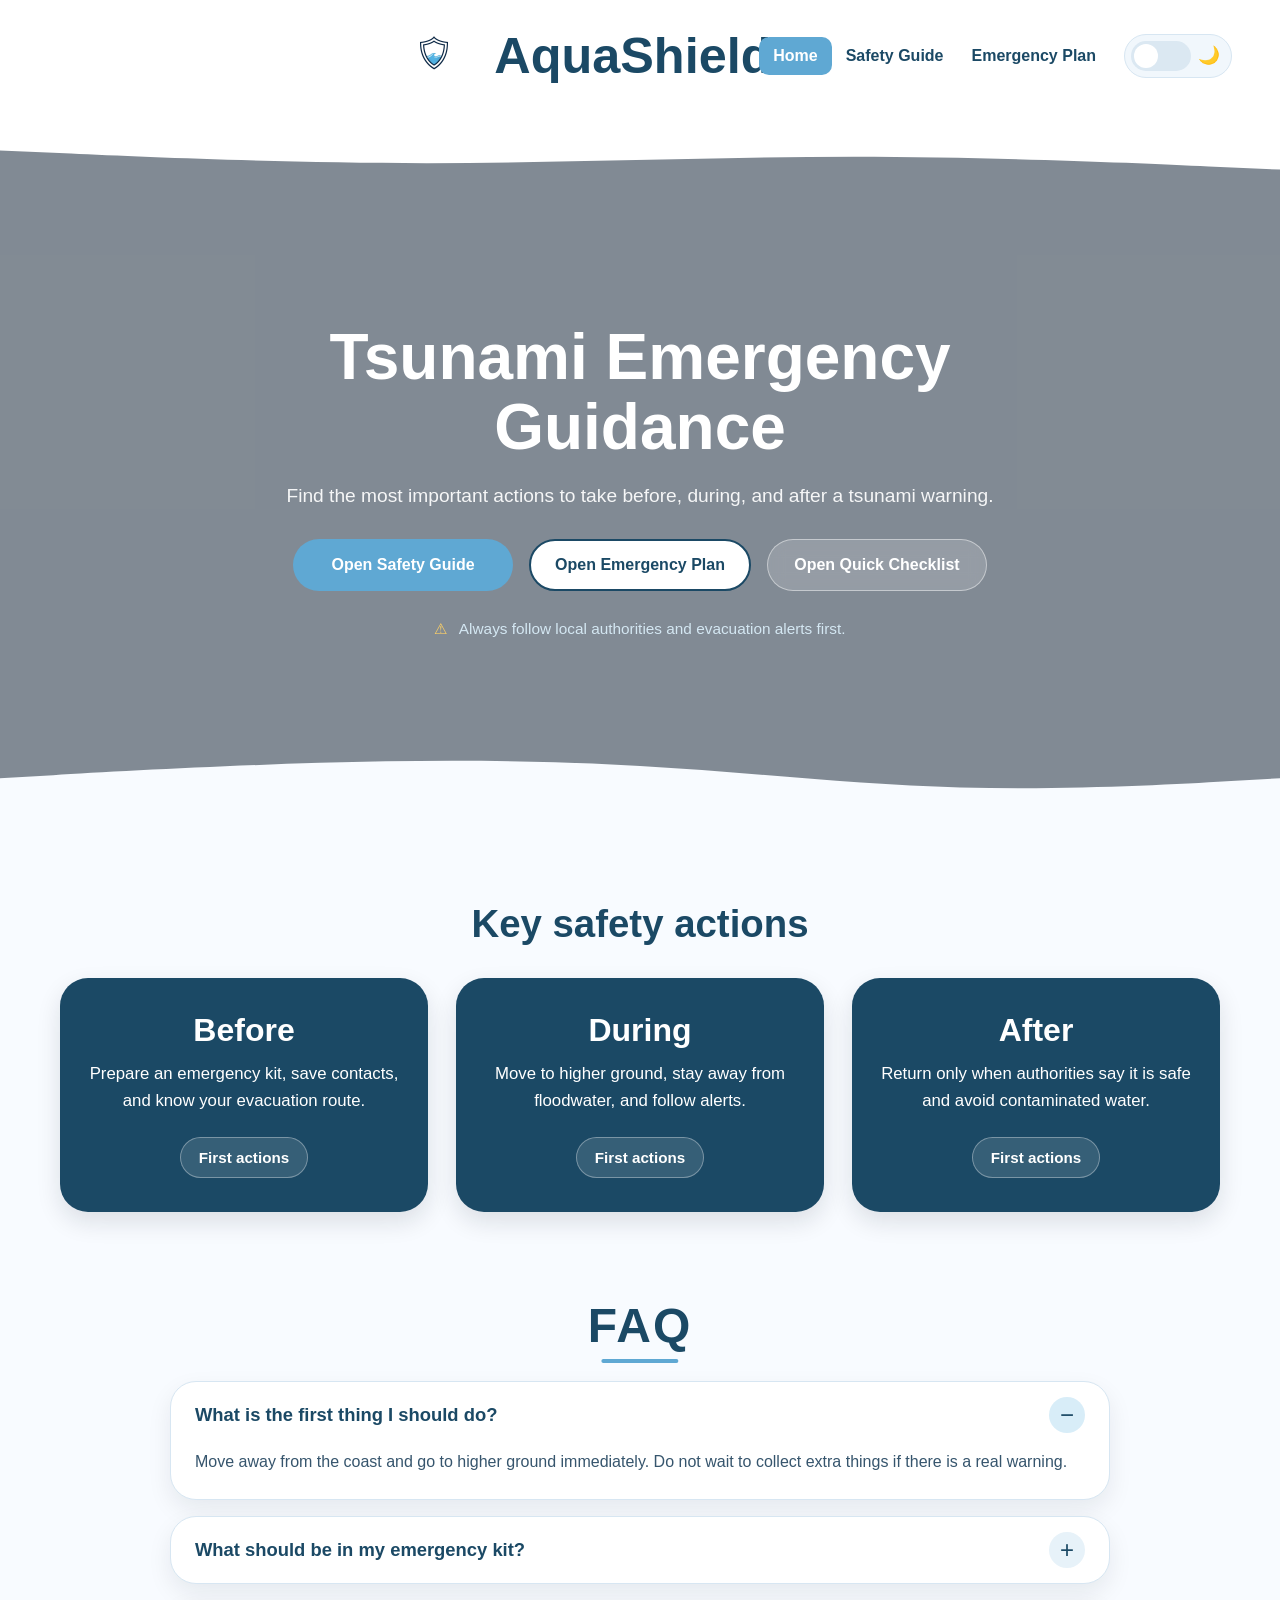
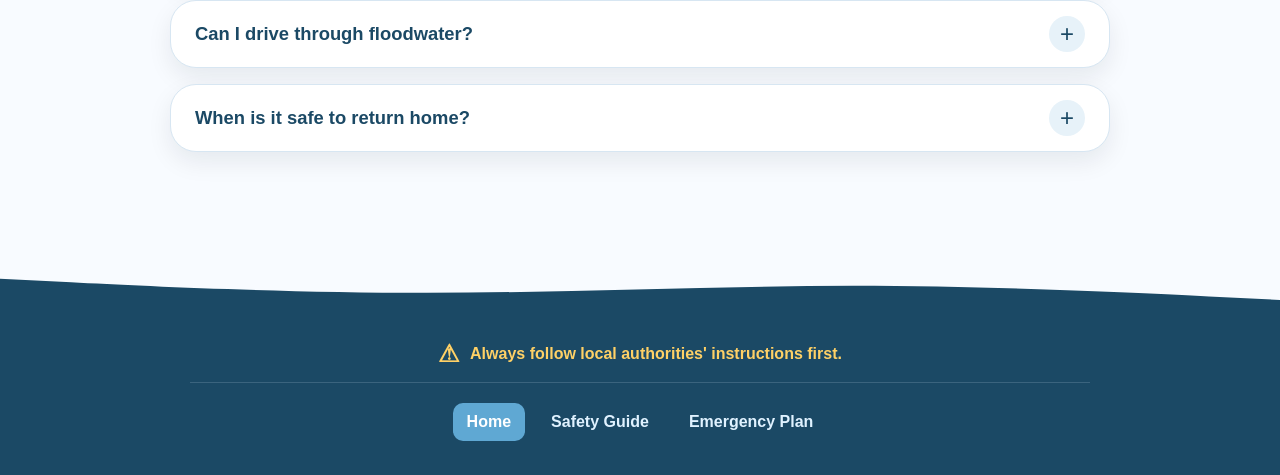
<file: index.html>
<!DOCTYPE html>
<html lang="en">

<head>
  <meta charset="UTF-8" />
  <meta name="viewport" content="width=device-width, initial-scale=1.0" />
  <title>AquaShield - Tsunami Emergency Guide</title>
  <link rel="icon" type="image/png" sizes="32x32" href="favicon-32.png" />
  <link rel="icon" type="image/png" sizes="16x16" href="favicon-16.png" />
  <link rel="stylesheet" href="css/index.css" />
  <link rel="stylesheet" href="css/burger.css" />
</head>

<body>
  <header class="site-header">
    <a class="brand" href="index.html" aria-label="Go to AquaShield home">
      <span class="brand-mark">
        <img src="favicon.webp" alt="AquaShield logo" class="brand_logo" />
      </span>
      <h1>AquaShield</h1>
    </a>

    <div class="header-actions">
      <nav id="main-navigation" aria-label="Main navigation">
        <a href="index.html" class="active">Home</a>
        <a href="instruction.html">Safety Guide</a>
        <a href="register.html">Emergency Plan</a>
      </nav>

      <label class="dark-toggle" aria-label="Switch to dark mode">
        <input type="checkbox" id="darkToggle">
        <span class="mode-icon mode-sun" aria-hidden="true">☀️</span>
        <span class="slider"></span>
        <span class="mode-icon mode-moon" aria-hidden="true">🌙</span>
      </label>

      <button class="burger" type="button" aria-label="Open menu" aria-controls="main-navigation" aria-expanded="false">
        <span class="line"></span>
        <span class="line"></span>
        <span class="line"></span>
      </button>
    </div>
  </header>

  <main>
<div class="wave-top">
  <svg viewBox="0 0 1440 120" preserveAspectRatio="none">
    <path fill="#5fa8d3" d="M0,64L80,69.3C160,75,320,85,480,85.3C640,85,800,75,960,74.7C1120,75,1280,85,1360,90.7L1440,96V0H0Z"></path>
  </svg>
</div>

    <section class="hero">
      <video class="hero-video" autoplay muted loop playsinline>
        <source src="videos/tsunami.mp4" type="video/mp4" />
        Your browser does not support the video tag.
      </video>

      <div class="hero-overlay"></div>

      <div class="hero-content">
        <h2>Tsunami Emergency Guidance</h2>
        <p class="hero-lead">
          Find the most important actions to take before, during, and after
          a tsunami warning.
        </p>

        <div class="hero-buttons">
          <a href="instruction.html" class="btn btn-primary">Open Safety Guide</a>
          <a href="register.html" class="btn btn-secondary">Open Emergency Plan</a>
          <button type="button" class="btn btn-ghost" id="openChecklistBtn">Open Quick Checklist</button>
        </div>

        <p class="hero-note">
          <span class="hero-note-symbol" aria-hidden="true">⚠</span>
          Always follow local authorities and evacuation alerts first.
        </p>
      </div>

      <div class="hero-wave" aria-hidden="true">
        <svg viewBox="0 0 1440 160" preserveAspectRatio="none">
          <path d="M0,96L60,90.7C120,85,240,75,360,69.3C480,64,600,64,720,74.7C840,85,960,107,1080,112C1200,117,1320,107,1380,101.3L1440,96L1440,160L0,160Z"></path>
        </svg>
      </div>
    </section>

    <section class="overview">
      <h3>Key safety actions</h3>

      <div class="overview-items">
        <div class="overview-item">
          <h4>Before</h4>
          <p>Prepare an emergency kit, save contacts, and know your evacuation route.</p>
          <button
            type="button"
            class="popover-btn"
            popovertarget="before-popover"
            popovertargetaction="toggle"
          >
            First actions
          </button>
        </div>

        <div class="overview-item">
          <h4>During</h4>
          <p>Move to higher ground, stay away from floodwater, and follow alerts.</p>
          <button
            type="button"
            class="popover-btn"
            popovertarget="during-popover"
            popovertargetaction="toggle"
          >
            First actions
          </button>
        </div>

        <div class="overview-item">
          <h4>After</h4>
          <p>Return only when authorities say it is safe and avoid contaminated water.</p>
          <button
            type="button"
            class="popover-btn"
            popovertarget="after-popover"
            popovertargetaction="toggle"
          >
            First actions
          </button>
        </div>
      </div>
    </section>

    <div id="before-popover" class="overview-popover" popover>
      <p class="overview-popover-label">Before a tsunami</p>
      <h4>Emergency kit</h4>
      <ul>
        <li>Keep water, medicine, and a flashlight in one bag.</li>
        <li>Save emergency numbers in your phone and on paper.</li>
        <li>Agree on one meeting point with your family.</li>
      </ul>
    </div>

    <div id="during-popover" class="overview-popover" popover>
      <p class="overview-popover-label">During a tsunami</p>
      <h4>Move to higher ground</h4>
      <ul>
        <li>Leave the coast and go to higher ground immediately.</li>
        <li>Do not walk or drive through floodwater.</li>
        <li>Keep listening to local alerts and instructions.</li>
      </ul>
    </div>

    <div id="after-popover" class="overview-popover" popover>
      <p class="overview-popover-label">After a tsunami</p>
      <h4>Return only when safe</h4>
      <ul>
        <li>Wait for officials to say the area is safe.</li>
        <li>Stay away from damaged roads, wires, and dirty water.</li>
        <li>Check your plan and contact your family again.</li>
      </ul>
    </div>

    <section class="accordion-section" aria-labelledby="accordion-title">
      <div class="faq-heading">
        <h3 id="accordion-title">FAQ</h3>
      </div>

      <div class="accordion-layout">
        <div class="accordion-list">
          <details class="faq-item" open>
            <summary>What is the first thing I should do?</summary>
            <div class="faq-answer">
              <div class="faq-answer-inner">
                <p>
                  Move away from the coast and go to higher ground immediately. Do not
                  wait to collect extra things if there is a real warning.
                </p>
              </div>
            </div>
          </details>

          <details class="faq-item">
            <summary>What should be in my emergency kit?</summary>
            <div class="faq-answer">
              <div class="faq-answer-inner">
                <p>
                  Keep water, medication, a flashlight, a phone charger, and important
                  contact information ready in one easy-to-carry bag.
                </p>
              </div>
            </div>
          </details>

          <details class="faq-item">
            <summary>Can I drive through floodwater?</summary>
            <div class="faq-answer">
              <div class="faq-answer-inner">
                <p>
                  No. Floodwater can hide damage, carry strong force, and block roads.
                  It is safer to stay away and follow official evacuation routes.
                </p>
              </div>
            </div>
          </details>

          <details class="faq-item">
            <summary>When is it safe to return home?</summary>
            <div class="faq-answer">
              <div class="faq-answer-inner">
                <p>
                  Return only when local authorities say the area is safe. Water,
                  damaged roads, and electrical dangers may still be present after the
                  first wave is over.
                </p>
              </div>
            </div>
          </details>
        </div>
      </div>
    </section>

  </main>

  <dialog class="checklist-dialog" id="checklistDialog" aria-labelledby="checklist-dialog-title">
    <div class="checklist-dialog-card">
      <button type="button" class="dialog-close" id="closeChecklistBtn" aria-label="Close emergency checklist">
        ×
      </button>

      <p class="dialog-eyebrow">Emergency Checklist</p>
      <h3 id="checklist-dialog-title">Quick Tsunami Checklist</h3>
      <p class="dialog-intro">
        Use this quick checklist for a fast overview of the first safety actions
        to remember during a tsunami warning.
      </p>

      <div class="dialog-grid">
        <section class="dialog-section">
          <h4>Before</h4>
          <ul>
            <li>Pack water, medicine, and a flashlight.</li>
            <li>Save your emergency contacts.</li>
            <li>Know your evacuation route.</li>
          </ul>
        </section>

        <section class="dialog-section">
          <h4>During</h4>
          <ul>
            <li>Move to higher ground immediately.</li>
            <li>Stay away from water and damaged roads.</li>
            <li>Follow official alerts.</li>
          </ul>
        </section>

        <section class="dialog-section">
          <h4>After</h4>
          <ul>
            <li>Return only when it is safe.</li>
            <li>Avoid dirty water and loose wires.</li>
            <li>Check in with your household.</li>
          </ul>
        </section>
      </div>

      <div class="dialog-actions">
        <a href="instruction.html" class="btn btn-primary">Open Safety Guide</a>
        <button type="button" class="btn btn-secondary" id="dialogDoneBtn">Close</button>
      </div>
    </div>
  </dialog>
      
  <div class="wave-bottom">
  <svg viewBox="0 0 1440 120" preserveAspectRatio="none">
    <path fill="#1b4965" d="M0,64L80,69.3C160,75,320,85,480,85.3C640,85,800,75,960,74.7C1120,75,1280,85,1360,90.7L1440,96V120H0Z"></path>
  </svg>
</div>

  <footer class="site-footer">
    <div class="footer-inner">
      <p class="footer-alert"><span class="warning-icon">⚠</span> Always follow local authorities' instructions first.</p>
      <div class="footer-links">
        <a href="index.html" class="active">Home</a>
        <a href="instruction.html">Safety Guide</a>
        <a href="register.html">Emergency Plan</a>
      </div>
    </div>
  </footer>
  
  <script src="js/main.js"></script>
  <script src="js/dm.js"></script>
  <script src="js/burger.js"></script>
  <script src="js/easter-egg.js"></script>

</body>

</html>
</file>
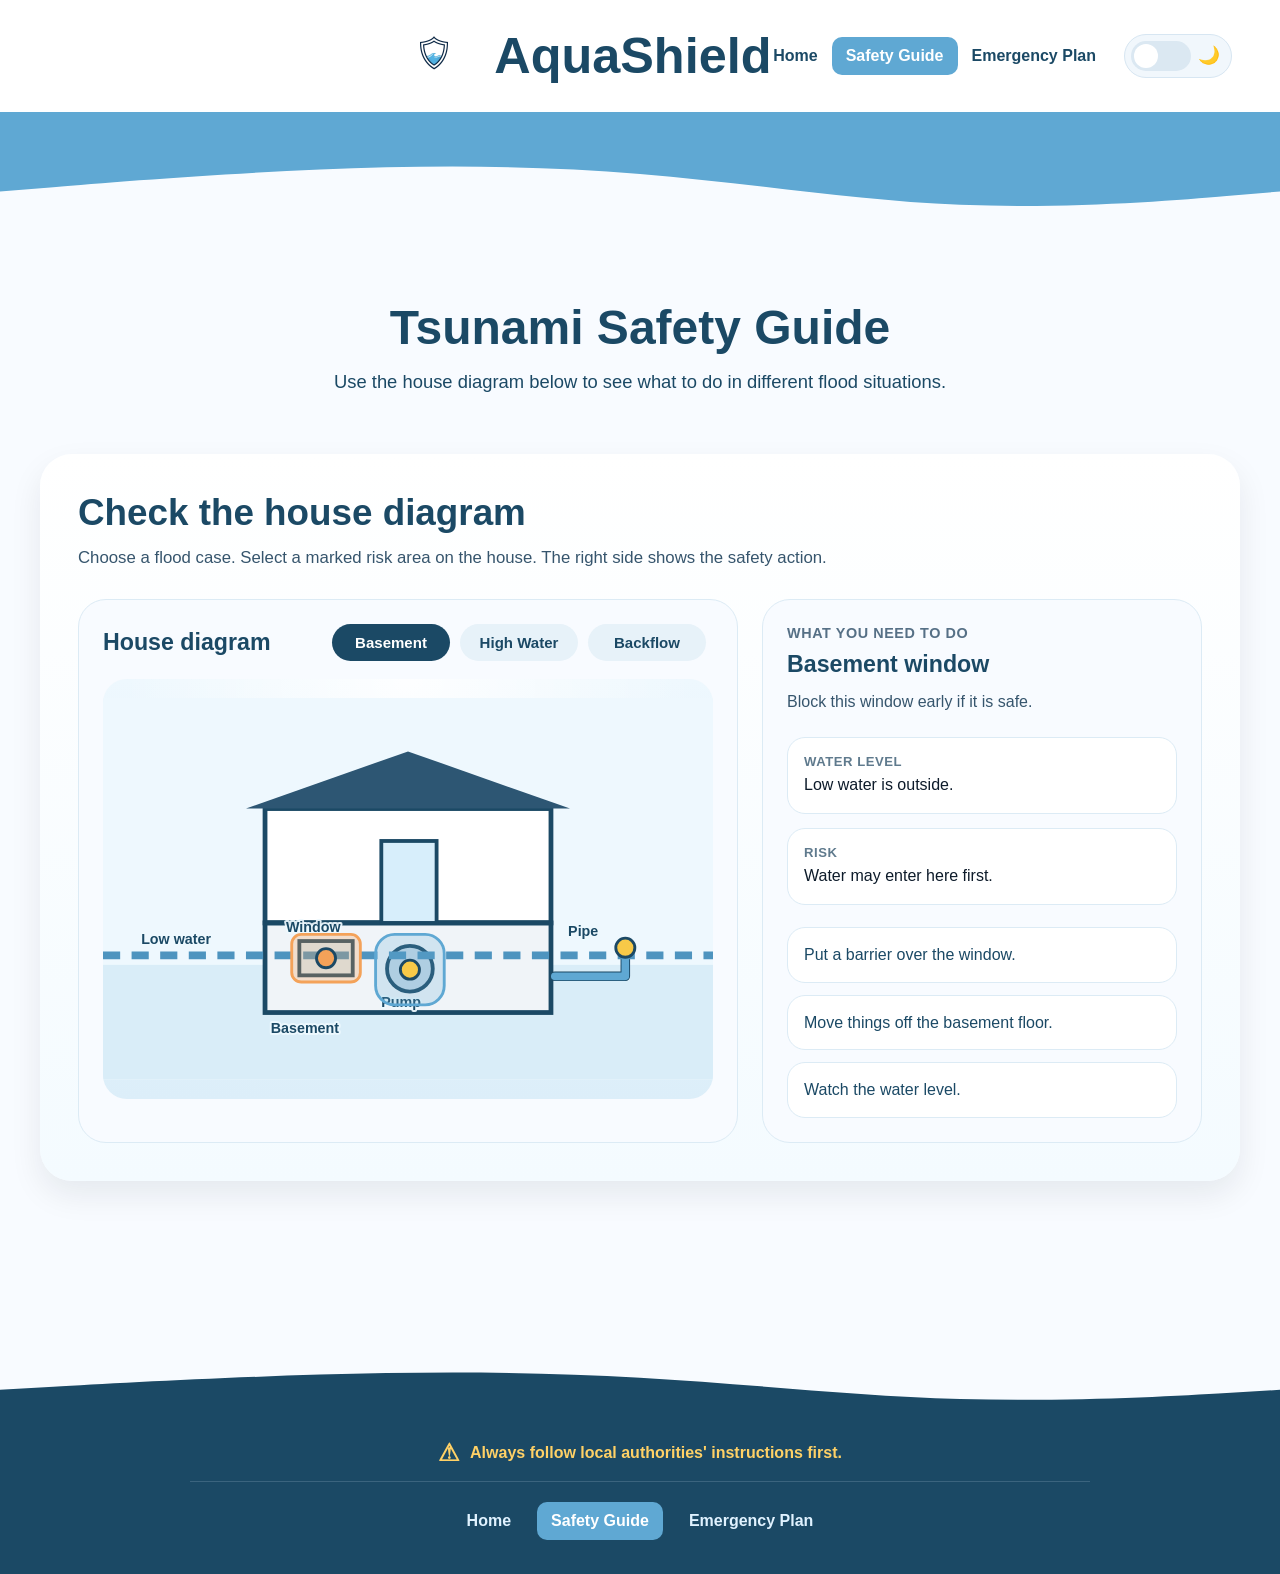
<file: instruction.html>
<!DOCTYPE html>
<html lang="en">

<head>
  <meta charset="UTF-8" />
  <meta name="viewport" content="width=device-width, initial-scale=1.0" />
  <title>AquaShield - Tsunami Safety Guide</title>
  <link rel="icon" type="image/png" sizes="32x32" href="favicon-32.png" />
  <link rel="icon" type="image/png" sizes="16x16" href="favicon-16.png" />
  <link rel="stylesheet" href="css/infographic.css" />
  <link rel="stylesheet" href="css/burger.css" />
  
</head>

<body>
  <header class="site-header">
    <a class="brand" href="index.html" aria-label="Go to AquaShield home">
      <span class="brand-mark">
        <img src="favicon.webp" alt="AquaShield logo" class="brand_logo" />
      </span>
      <h1>AquaShield</h1>
    </a>

    <div class="header-actions">
      <nav id="main-navigation" aria-label="Main navigation">
        <a href="index.html">Home</a>
        <a href="instruction.html" class="active">Safety Guide</a>
        <a href="register.html">Emergency Plan</a>
      </nav>

      <label class="dark-toggle" aria-label="Switch to dark mode">
        <input type="checkbox" id="darkToggle">
        <span class="mode-icon mode-sun" aria-hidden="true">☀️</span>
        <span class="slider"></span>
        <span class="mode-icon mode-moon" aria-hidden="true">🌙</span>
      </label>

      <button class="burger" type="button" aria-label="Open menu" aria-controls="main-navigation" aria-expanded="false">
        <span class="line"></span>
        <span class="line"></span>
        <span class="line"></span>
      </button>
    </div>
  </header>

  <div class="wave-top">
    <svg viewBox="0 0 1440 140" preserveAspectRatio="none" aria-hidden="true">
      <path fill="#5FA8D3"
        d="M0,96L60,90.7C120,85,240,75,360,69.3C480,64,600,64,720,74.7C840,85,960,107,1080,112C1200,117,1320,107,1380,101.3L1440,96L1440,0L0,0Z">
      </path>
    </svg>
  </div>

  <main class="guide-page">

    <section class="hero">
      <h2>Tsunami Safety Guide</h2>
      <p>Use the house diagram below to see what to do in different flood situations.</p>
    </section>

    <section class="interactive-guide" data-interactive-guide aria-labelledby="interactive-guide-title">
      <div class="interactive-header">
        <h3 id="interactive-guide-title">Check the house diagram</h3>
        <p>
          Choose a flood case. Select a marked risk area on the house.
          The right side shows the safety action.
        </p>
      </div>

      <div class="scenario-layout">
        <section class="scenario-stage" aria-labelledby="scenario-stage-title">
          <div class="scenario-stage-head">
            <h4 id="scenario-stage-title">House diagram</h4>
            <div class="scenario-tabs" role="tablist" aria-label="Flood scenarios">
              <button type="button" class="scenario-tab active" data-scenario-tab="basement" role="tab"
                aria-selected="true">
                Basement
              </button>
              <button type="button" class="scenario-tab" data-scenario-tab="rising-water" role="tab"
                aria-selected="false">
                High Water
              </button>
              <button type="button" class="scenario-tab" data-scenario-tab="pipe-backflow" role="tab"
                aria-selected="false">
                Backflow
              </button>
            </div>
            <span class="scenario-badge" id="scenario-badge">Low water</span>
          </div>
          <div class="scenario-figure" id="scenario-figure"></div>
        </section>

        <aside class="scenario-panel" aria-labelledby="scenario-panel-title">
          <p class="scenario-panel-label">What you need to do</p>
          <h4 id="scenario-panel-title">Selected risk area</h4>
          <p class="scenario-panel-copy" id="scenario-panel-copy">
            Select a window, door, pipe, drain, or power area.
          </p>

          <div class="scenario-meta">
            <div class="meta-chip">
              <span class="meta-label">Water level</span>
              <span class="meta-value" id="scenario-water-level">Choose a part</span>
            </div>
            <div class="meta-chip">
              <span class="meta-label">Risk</span>
              <span class="meta-value" id="scenario-risk">Choose a part</span>
            </div>
          </div>

          <ul class="scenario-actions" id="scenario-actions"></ul>
        </aside>
      </div>
    </section>

  </main>

  <div class="wave-bottom">
    <svg viewBox="0 0 1440 140" preserveAspectRatio="none" aria-hidden="true">
      <path fill="#1B4965"
        d="M0,96L60,90.7C120,85,240,75,360,69.3C480,64,600,64,720,74.7C840,85,960,107,1080,112C1200,117,1320,107,1380,101.3L1440,96L1440,140L0,140Z">
      </path>
    </svg>
  </div>

  <footer class="site-footer">
    <div class="footer-inner">
      <p class="footer-alert"><span class="warning-icon">⚠</span> Always follow local authorities' instructions first.</p>
      <div class="footer-links">
        <a href="index.html">Home</a>
        <a href="instruction.html" class="active">Safety Guide</a>
        <a href="register.html">Emergency Plan</a>
      </div>
    </div>
  </footer>

  <script src="js/infograthic.js"></script>
 <script src="js/dm.js"></script>
  <script src="js/burger.js"></script>
  <script src="js/easter-egg.js"></script>

</body>

</html>
</file>
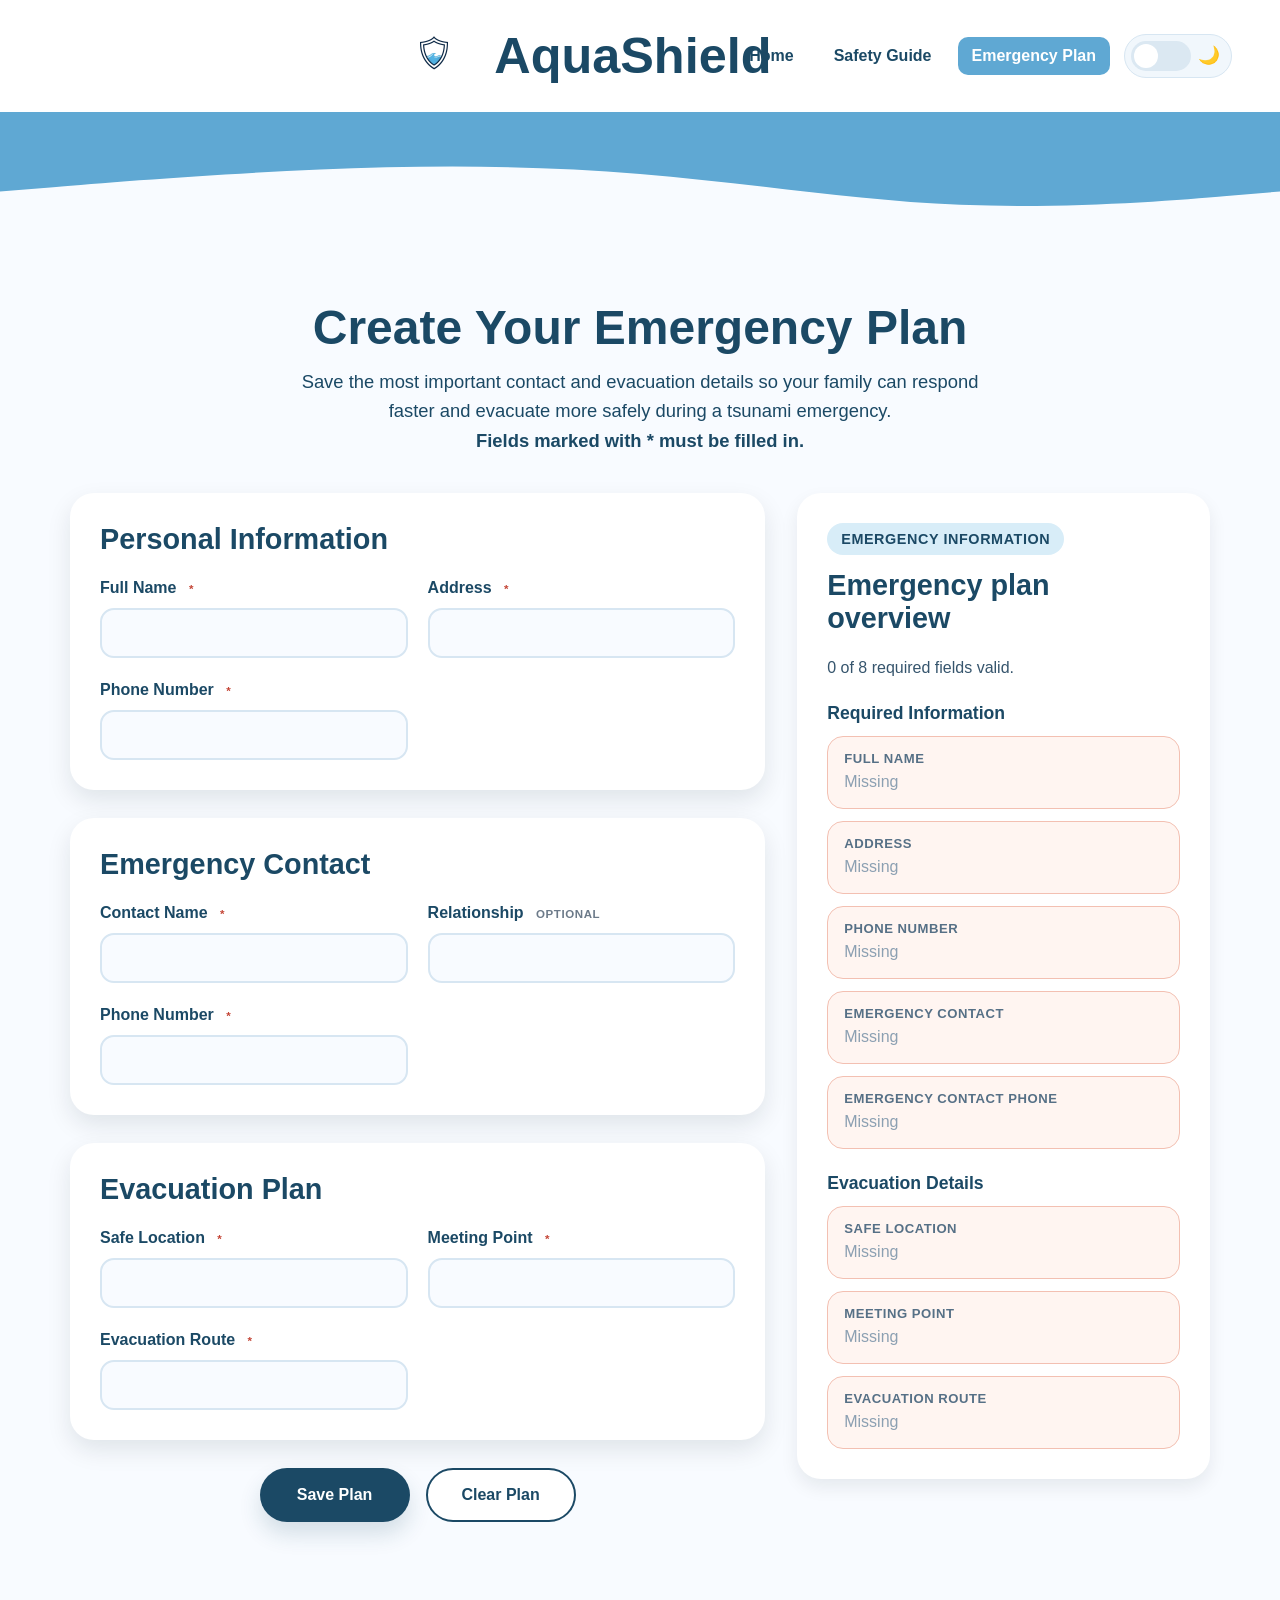
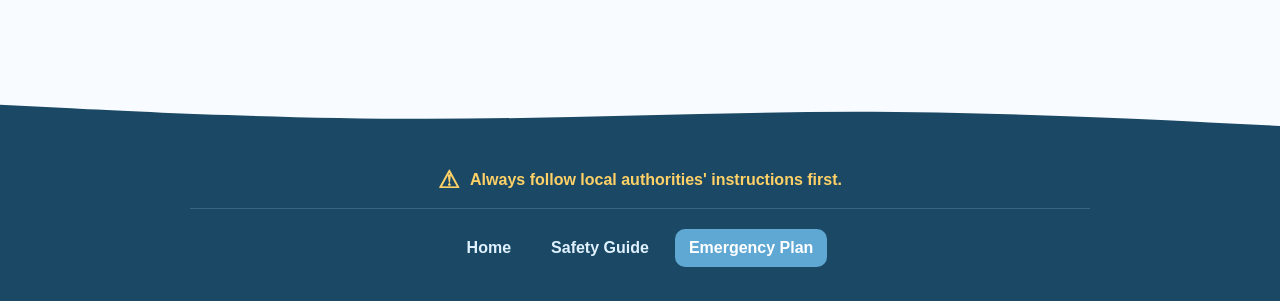
<file: register.html>
<!DOCTYPE html>
<html lang="en">

<head>
  <meta charset="UTF-8" />
  <meta name="viewport" content="width=device-width, initial-scale=1.0" />
  <title>AquaShield - Emergency Plan</title>
  <link rel="icon" type="image/png" sizes="32x32" href="favicon-32.png" />
  <link rel="icon" type="image/png" sizes="16x16" href="favicon-16.png" />
  <link rel="stylesheet" href="css/register.css" />
  <link rel="stylesheet" href="css/burger.css" />
</head>

<body>
  <header class="site-header">
    <a class="brand" href="index.html" aria-label="Go to AquaShield home">
      <span class="brand-mark">
        <img src="favicon.webp" alt="AquaShield logo" class="brand_logo" />
      </span>
      <h1>AquaShield</h1>
    </a>

    <div class="header-actions">
      <nav id="main-navigation" aria-label="Main navigation">
        <a href="index.html">Home</a>
        <a href="instruction.html">Safety Guide</a>
        <a href="register.html" class="active">Emergency Plan</a>
      </nav>

      <label class="dark-toggle" aria-label="Switch to dark mode">
        <input type="checkbox" id="darkToggle">
        <span class="mode-icon mode-sun" aria-hidden="true">☀️</span>
        <span class="slider"></span>
        <span class="mode-icon mode-moon" aria-hidden="true">🌙</span>
      </label>

      <button class="burger" type="button" aria-label="Open menu" aria-controls="main-navigation" aria-expanded="false">
        <span class="line"></span>
        <span class="line"></span>
        <span class="line"></span>
      </button>
    </div>
  </header>

  <div class="wave-top">
  <svg viewBox="0 0 1440 140" preserveAspectRatio="none">
    <path fill="#5fa8d3" d="M0,96L60,90.7C120,85,240,75,360,69.3C480,64,600,64,720,74.7C840,85,960,107,1080,112C1200,117,1320,107,1380,101.3L1440,96L1440,0L0,0Z"></path>
  </svg>
</div>

  <main class="plan-page">
    
    <section class="plan-hero">
      <h2>Create Your Emergency Plan</h2>
      <p>
        Save the most important contact and evacuation details so your family can respond
        faster and evacuate more safely during a tsunami emergency.
      </p>
      <p class="plan-required-note">Fields marked with <span aria-hidden="true">*</span> must be filled in.</p>
    </section>

  

    <div class="plan-layout">
      <form class="plan-form" id="emergency-plan-form" novalidate>
        <section class="form-card">
          <h3>Personal Information</h3>
          <div class="form-grid">
            <div class="form-group">
              <label for="full-name">Full Name <span class="field-type required-text" aria-label="Required field"></span></label>
              <input type="text" id="full-name" name="full-name" autocomplete="name" inputmode="text" aria-describedby="full-name-error" pattern="[A-Za-zÀ-ÿ' -]+" data-required-message="Please enter your full name." data-pattern-message="Use letters only in the name field." required />
              <small class="field-error" id="full-name-error"></small>
            </div>

            <div class="form-group">
              <label for="address">Address <span class="field-type required-text" aria-label="Required field"></span></label>
              <input type="text" id="address" name="address" autocomplete="street-address" required />
            </div>

            <div class="form-group">
              <label for="phone">Phone Number <span class="field-type required-text" aria-label="Required field"></span></label>
              <input type="tel" id="phone" name="phone" autocomplete="tel" inputmode="numeric" aria-describedby="phone-error" pattern="[0-9]{8}" data-required-message="Please enter your phone number." data-pattern-message="Use 8 digits in the phone field." required />
              <small class="field-error" id="phone-error"></small>
            </div>
          </div>
        </section>

        <section class="form-card">
          <h3>Emergency Contact</h3>
          <div class="form-grid">
            <div class="form-group">
              <label for="contact-name">Contact Name <span class="field-type required-text" aria-label="Required field"></span></label>
              <input type="text" id="contact-name" name="contact-name" autocomplete="name" inputmode="text" aria-describedby="contact-name-error" pattern="[A-Za-zÀ-ÿ' -]+" data-required-message="Please enter an emergency contact name." data-pattern-message="Use letters only in the contact name field." required />
              <small class="field-error" id="contact-name-error"></small>
            </div>

            <div class="form-group">
              <label for="relationship">Relationship <span class="field-type optional-text">Optional</span></label>
              <input type="text" id="relationship" name="relationship" inputmode="text" aria-describedby="relationship-error" pattern="[A-Za-zÀ-ÿ' -]+" data-pattern-message="Use letters only in the relationship field." />
              <small class="field-error" id="relationship-error"></small>
            </div>

            <div class="form-group">
              <label for="contact-phone">Phone Number <span class="field-type required-text" aria-label="Required field"></span></label>
              <input type="tel" id="contact-phone" name="contact-phone" autocomplete="tel" inputmode="numeric" aria-describedby="contact-phone-error" pattern="[0-9]{8}" data-required-message="Please enter the emergency contact phone number." data-pattern-message="Use 8 digits in the contact phone field." required />
              <small class="field-error" id="contact-phone-error"></small>
            </div>
          </div>
        </section>

        <section class="form-card">
          <h3>Evacuation Plan</h3>
          <div class="form-grid">
            <div class="form-group">
            <label for="safe-location">
              Safe Location 
              <span class="field-type required-text" aria-label="Required field"></span>
            </label>

            <small class="form-hint">
              Where your household should go to stay safe
            </small>

            <input type="text" id="safe-location" name="safe-location" required />
          </div>

            <div class="form-group">
            <label for="meeting-point">
              Meeting Point 
              <span class="field-type required-text" aria-label="Required field"></span>
            </label>

              <small class="form-hint">
                Where everyone meets if separated
              </small>

                <input type="text" id="meeting-point" name="meeting-point" required />
              </div>

            <div class="form-group">
            <label for="evac-route">
              Evacuation Route 
              <span class="field-type required-text" aria-label="Required field"></span>
            </label>

            <small class="form-hint">
              Describe the safest way to leave your area
            </small>

            <input type="text" id="evac-route" name="evac-route" required />
          </div>
          </div>
        </section>

        <div class="form-actions">
          <button type="submit" class="save-btn">Save Plan</button>
          <button type="button" class="clear-btn" id="clear-plan-btn">Clear Plan</button>
        </div>

        <p class="plan-status" id="plan-status" role="status" aria-live="polite"></p>
      </form>

      <aside class="plan-summary" aria-labelledby="plan-summary-title">
        <p class="summary-eyebrow">Emergency Information</p>
        <h3 id="plan-summary-title">Emergency plan overview</h3>
        <p class="summary-status" id="summary-status">
          Fill in the form to review the most important emergency details.
        </p>

        <section class="summary-block">
          <h4>Required Information</h4>
          <ul class="summary-list" id="summary-required-list"></ul>
        </section>

        <section class="summary-block">
          <h4>Evacuation Details</h4>
          <ul class="summary-list" id="summary-evacuation-list"></ul>
        </section>
      </aside>
    </div>

    <dialog class="plan-dialog" id="plan-dialog" aria-labelledby="plan-dialog-title">
      <div class="plan-dialog-content">
        <p class="summary-eyebrow">Emergency Plan</p>
        <h3 id="plan-dialog-title">Review your emergency plan</h3>
        <div class="dialog-summary" id="dialog-summary"></div>
        <button type="button" class="save-btn dialog-close-btn" id="close-plan-dialog-btn">Close</button>
      </div>
    </dialog>

  </main>

  <div class="wave-bottom">
  <svg viewBox="0 0 1440 120" preserveAspectRatio="none">
    <path fill="#1b4965" d="M0,64L80,69.3C160,75,320,85,480,85.3C640,85,800,75,960,74.7C1120,75,1280,85,1360,90.7L1440,96V120H0Z"></path>
  </svg>
</div>

  <footer class="site-footer">
    <div class="footer-inner">
      <p class="footer-alert"><span class="warning-icon">⚠</span> Always follow local authorities' instructions first.</p>
      <div class="footer-links">
        <a href="index.html">Home</a>
        <a href="instruction.html">Safety Guide</a>
        <a href="register.html" class="active">Emergency Plan</a>
      </div>
    </div>
  </footer>

  <script src="js/register.js"></script>
    <script src="js/dm.js"></script>
  <script src="js/burger.js"></script>
  <script src="js/easter-egg.js"></script>
</body>

</html>
</file>
<file: css/index.css>
* {
  box-sizing: border-box;
  margin: 0;
  padding: 0;
}

:root {
  --bg: #f8fbff;
  --text: #0d1b2a;
  --card: #ffffff;
  --primary: #1b4965;
    --accent: #5fa8d3;


}

body {
  font-family: Arial, sans-serif;
  background-color: var(--bg);
  color: var(--text);
}

body.dark-mode {
  --bg: #0d1b2a;
  --text: #e0f2ff;
  --card: #1b263b;
  --primary: #a8dadc;
    --accent: #457b9d;

}
.site-header {
  display: grid;
  grid-template-columns: minmax(0, 0.72fr) auto minmax(0, 1fr);
  align-items: center;
  column-gap: 24px;
  padding: 20px 48px;
  background-color: var(--card);
}

.brand {
  grid-column: 2;
  display: flex;
  align-items: center;
  justify-content: center;
  justify-self: center;
  gap: 12px;
  color: inherit;
  text-decoration: none;
}

.brand-mark {
  width: 96px;
  height: 72px;
  display: flex;
  align-items: center;
  justify-content: center;
  flex: 0 0 auto;
}

.brand_logo {
  width: 100%;
  height: auto;
  display: block;
}

.brand h1 {
  margin: 0;
  font-size: 3.15rem;
  font-weight: 700;
  color: var(--primary);
  line-height: 1;
}

.header-actions {
  grid-column: 3;
  display: flex;
  align-items: center;
  justify-content: flex-end;
  justify-self: end;
  gap: 14px;
}

nav {
  display: flex;
  align-items: center;
}

nav a {
  text-decoration: none;
  color: var(--primary);
  font-weight: 600;
  font-size: 1rem;
  padding: 10px 14px;

  border-radius: 10px;
  white-space: nowrap;

  transition: all 0.2s ease;
}

nav a:hover {
  background-color: #e6f2fa;
  transform: translateY(-1px);
}

nav a.active {
  color: #ffffff;
  background-color: var(--accent);
}

nav a:active {
  transform: scale(0.97);
}

.hero {
  position: relative;
  min-height: 74vh;
  display: flex;
  align-items: center;
  justify-content: center;
  overflow: hidden;
  margin-top: -16px;
}

.hero-video {
  position: absolute;
  inset: 0;
  width: 100%;
  height: 100%;
  object-fit: cover;
}

.hero-overlay {
  position: absolute;
  inset: 0;
  background: rgba(13, 27, 42, 0.5);
}

.hero-content {
  position: relative;
  z-index: 3;
  max-width: 900px;
  padding: 20px;
  text-align: center;
  color: #ffffff;
}

.hero-wave {
  position: absolute;
  left: 0;
  right: 0;
  bottom: -1px;
  z-index: 2;
  line-height: 0;
  pointer-events: none;
}

.hero-wave svg {
  display: block;
  width: 100%;
  height: 92px;
}

.hero-wave path {
  fill: var(--bg);
}

.hero-content h2 {
  font-size: 4rem;
  margin-bottom: 18px;
  line-height: 1.1;
}

.hero-lead {
  font-size: 1.2rem;
  line-height: 1.6;
  margin: 0 auto 28px;
  color: rgba(255, 255, 255, 0.92);
}

.hero-buttons {
  display: flex;
  justify-content: center;
  gap: 16px;
  flex-wrap: wrap;
}

.hero-note {
  margin-top: 26px;
  font-size: 0.96rem;
  line-height: 1.5;
  color: rgba(223, 244, 255, 0.88);
}

.hero-note-symbol {
  display: inline-block;
  margin-right: 8px;
  color: #ffd166;
}

.btn {
  display: inline-flex;
  align-items: center;
  justify-content: center;
  min-height: 52px;
  padding: 14px 24px;
  border-radius: 999px;
  text-decoration: none;
  font-weight: 700;
  border: none;
  cursor: pointer;
  font-size: 1rem;
  font-family: Arial, sans-serif;
  text-align: center;
  transition:
    transform 0.2s ease,
    opacity 0.2s ease;
}

.hero-buttons .btn {
  min-width: 220px;
}

.btn:hover {
  transform: translateY(-2px);
}

.btn-primary {
  background-color: #5fa8d3;
  color: #ffffff;
}

.btn-secondary {
  background-color: #ffffff;
  color: #1b4965;
  border: 2px solid #1b4965;
}

.btn-ghost {
  background-color: rgba(255, 255, 255, 0.16);
  color: #ffffff;
  border: 1px solid rgba(255, 255, 255, 0.45);
  backdrop-filter: blur(8px);
}

.overview {
  max-width: 1200px;
  margin: 0 auto;
  padding: 88px 20px 64px;
  text-align: center;
}

.overview h3 {
  font-size: 2.4rem;
  color: #1b4965;
  margin-bottom: 32px;
}

.overview-items {
  display: grid;
  grid-template-columns: repeat(3, 1fr);
  gap: 28px;
}

.overview-item {
  background-color: #1b4965;
  color: #ffffff;
  border-radius: 28px;
  padding: 34px 24px;
  box-shadow: 0 10px 24px rgba(13, 27, 42, 0.12);
  display: flex;
  flex-direction: column;
  align-items: center;
}

.overview-item h4 {
  font-size: 2rem;
  margin-bottom: 12px;
}

.overview-item p {
  font-size: 1.05rem;
  line-height: 1.6;
  margin-bottom: 22px;
}

.popover-btn {
  min-width: 128px;
  padding: 11px 18px;
  border-radius: 999px;
  border: 1px solid rgba(255, 255, 255, 0.34);
  background-color: rgba(255, 255, 255, 0.12);
  color: #ffffff;
  font-weight: 700;
  font-size: 0.95rem;
  cursor: pointer;
  transition:
    transform 0.2s ease,
    background-color 0.2s ease;
}

.popover-btn:hover {
  background-color: rgba(255, 255, 255, 0.2);
  transform: translateY(-2px);
}

.overview-popover {
  inset: auto;
  width: min(320px, calc(100vw - 32px));
  margin: 0;
  padding: 18px 18px 16px;
  border: 1px solid #d7e6f2;
  border-radius: 22px;
  background-color: #ffffff;
  color: #0d1b2a;
  box-shadow: 0 18px 36px rgba(13, 27, 42, 0.16);
  opacity: 0;
  transform: translateY(14px) scale(0.96);
  transition:
    opacity 0.22s ease,
    transform 0.22s ease;
}

.overview-popover:popover-open {
  opacity: 1;
  transform: translateY(0) scale(1);
}

@starting-style {
  .overview-popover:popover-open {
    opacity: 0;
    transform: translateY(14px) scale(0.96);
  }
}

.overview-popover-label {
  display: inline-flex;
  align-items: center;
  width: fit-content;
  margin-bottom: 8px;
  padding: 6px 10px;
  border-radius: 999px;
  background-color: #edf5fb;
  color: #5f7a8d;
  font-size: 0.82rem;
  font-weight: 700;
  letter-spacing: 0.04em;
  text-transform: uppercase;
}

.overview-popover h4 {
  margin-bottom: 10px;
  color: #1b4965;
  font-size: 1.35rem;
}

.overview-popover ul {
  padding-left: 18px;
  display: grid;
  gap: 8px;
  color: #36556d;
  line-height: 1.55;
}

.accordion-section {
  max-width: 980px;
  margin: 0 auto;
  padding: 22px 20px 84px;
}

.faq-heading {
  display: flex;
  justify-content: center;
  margin-bottom: 28px;
}

.faq-heading h3 {
  position: relative;
  width: fit-content;
  color: #1b4965;
  font-size: clamp(2rem, 5vw, 3rem);
  font-weight: 800;
  letter-spacing: 0.04em;
}

.faq-heading h3::after {
  content: "";
  position: absolute;
  left: 50%;
  bottom: -10px;
  width: 74%;
  height: 4px;
  border-radius: 999px;
  background-color: #5fa8d3;
  transform: translateX(-50%);
}

.accordion-layout {
  display: block;
}

.accordion-list {
  display: grid;
  gap: 16px;
}

.faq-item {
  border: 1px solid #d7e6f2;
  border-radius: 26px;
  background-color: #ffffff;
  box-shadow: 0 10px 24px rgba(13, 27, 42, 0.08);
  overflow: hidden;
}

.faq-item summary {
  position: relative;
  list-style: none;
  cursor: pointer;
  padding: 22px 72px 22px 24px;
  color: #1b4965;
  font-size: 1.15rem;
  font-weight: 700;
}

.faq-item summary::-webkit-details-marker {
  display: none;
}

.faq-item summary::after {
  content: "+";
  position: absolute;
  top: 50%;
  right: 24px;
  transform: translateY(-50%);
  width: 36px;
  height: 36px;
  display: grid;
  place-items: center;
  border-radius: 50%;
  background-color: #e7f2f9;
  color: #1b4965;
  font-size: 1.5rem;
  font-weight: 400;
  transition: background-color 0.24s ease;
}

.faq-item[open] summary::after {
  content: "−";
  background-color: #d8edf8;
}

.faq-answer {
  display: grid;
  grid-template-rows: 0fr;
  transition: grid-template-rows 0.28s ease;
}

.faq-item[open] .faq-answer {
  grid-template-rows: 1fr;
}

.faq-answer-inner {
  overflow: hidden;
}

.faq-answer-inner p {
  padding: 0 24px 24px;
  color: #36556d;
  line-height: 1.7;
}

.checklist-dialog {
  position: fixed;
  inset: 0;
  width: min(760px, calc(100vw - 32px));
  max-width: 760px;
  max-height: calc(100vh - 32px);
  margin: auto;
  padding: 0;
  border: none;
  background: transparent;
  overflow: visible;
  opacity: 0;
  transform: translateY(22px) scale(0.97);
  transition:
    opacity 0.28s ease,
    transform 0.28s ease;
}

.checklist-dialog[open] {
  display: block;
}

.checklist-dialog.is-visible {
  opacity: 1;
  transform: translateY(0) scale(1);
}

.checklist-dialog::backdrop {
  background: rgba(13, 27, 42, 0.58);
  backdrop-filter: blur(4px);
}

.checklist-dialog-card {
  position: relative;
  padding: 32px;
  border-radius: 30px;
  background: linear-gradient(180deg, #ffffff 0%, #f4fbff 100%);
  color: #0d1b2a;
  box-shadow: 0 22px 48px rgba(13, 27, 42, 0.18);
}

.dialog-close {
  position: absolute;
  top: 18px;
  right: 18px;
  width: 44px;
  height: 44px;
  border: none;
  border-radius: 50%;
  background-color: #e7f2f9;
  color: #1b4965;
  font-size: 1.6rem;
  cursor: pointer;
}

.dialog-eyebrow {
  display: inline-block;
  margin-bottom: 12px;
  padding: 8px 14px;
  border-radius: 999px;
  background-color: #d8edf8;
  color: #1b4965;
  font-size: 0.9rem;
  font-weight: 700;
  letter-spacing: 0.04em;
  text-transform: uppercase;
}

.checklist-dialog-card h3 {
  font-size: 2.3rem;
  color: #1b4965;
  margin-bottom: 12px;
}

.dialog-intro {
  max-width: 620px;
  font-size: 1.05rem;
  line-height: 1.7;
  color: #36556d;
  margin-bottom: 24px;
}

.dialog-grid {
  display: grid;
  grid-template-columns: repeat(3, 1fr);
  gap: 18px;
  margin-bottom: 28px;
}

.dialog-section {
  background-color: #ffffff;
  border: 1px solid #d7e6f2;
  border-radius: 22px;
  padding: 20px;
  box-shadow: 0 10px 20px rgba(13, 27, 42, 0.08);
}

.dialog-section h4 {
  color: #1b4965;
  font-size: 1.35rem;
  margin-bottom: 12px;
}

.dialog-section ul {
  padding-left: 18px;
  display: grid;
  gap: 8px;
  color: #36556d;
  line-height: 1.55;
}

.dialog-actions {
  display: flex;
  justify-content: flex-end;
  gap: 14px;
  flex-wrap: wrap;
}

body.dark-mode .popover-btn {
  background-color: rgba(255, 255, 255, 0.08);
  border-color: rgba(255, 255, 255, 0.24);
}

body.dark-mode .dark-toggle {
  background-color: #132033;
  border-color: #2d3f5a;
}

body.dark-mode .overview-popover,
body.dark-mode .checklist-dialog-card,
body.dark-mode .dialog-section {
  background: #1b263b;
  color: #e0f2ff;
  border-color: #2d3f5a;
}

body.dark-mode .overview-popover h4,
body.dark-mode .checklist-dialog-card h3,
body.dark-mode .dialog-section h4 {
  color: #a8dadc;
}

body.dark-mode .overview-popover ul,
body.dark-mode .dialog-intro,
body.dark-mode .dialog-section ul {
  color: #d4e9f6;
}

body.dark-mode .overview-popover-label,
body.dark-mode .dialog-eyebrow {
  background-color: rgba(95, 168, 211, 0.16);
  color: #a8dadc;
}

body.dark-mode .dialog-close {
  background-color: #22324a;
  color: #e0f2ff;
}

body.dark-mode .faq-answer-inner p {
  color: #d4e9f6;
}

body.dark-mode .overview h3,
body.dark-mode .faq-heading h3 {
  color: #a8dadc;
}

body.dark-mode .faq-heading h3::after {
  background-color: #457b9d;
}

body.dark-mode .faq-item {
  background-color: #1b263b;
  border-color: #2d3f5a;
}

body.dark-mode .faq-item summary {
  color: #a8dadc;
}

body.dark-mode .faq-item summary::after {
  background-color: #22324a;
  color: #e0f2ff;
}

body.dark-mode .faq-item[open] summary::after {
  background-color: rgba(95, 168, 211, 0.16);
  color: #a8dadc;
}

.warning-icon {
  font-size: 1.5rem;
  line-height: 1;
}
.dark-toggle {
  position: relative;
  display: inline-flex;
  align-items: center;
  gap: 8px;
  cursor: pointer;
  padding: 6px 12px 6px 6px;
  border: 1px solid #d7e6f2;
  border-radius: 999px;
  background-color: #f1f7fc;
}

/* hide default checkbox */
.dark-toggle input {
  display: none;
}

/* slider background */
.slider {
  width: 60px;
  height: 30px;
  background-color: #dbe8f2;
  border-radius: 999px;
  position: relative;
  transition: background-color 0.3s ease;
}

/* circle */
.slider::before {
  content: "";
  position: absolute;
  width: 24px;
  height: 24px;
  left: 3px;
  top: 3px;
  background-color: white;
  border-radius: 50%;
  transition: transform 0.3s ease;
}

/* active state */
.dark-toggle input:checked ~ .slider {
  background-color: #1b4965;
}

.dark-toggle input:checked ~ .slider::before {
  transform: translateX(30px);
}

/* mode icons */
.mode-icon {
  display: inline-flex;
  align-items: center;
  justify-content: center;
  width: 1.25rem;
  font-size: 1.1rem;
  line-height: 1;
}

.mode-sun {
  display: none;
}

.mode-moon {
  display: inline-flex;
}

body.dark-mode .mode-sun {
  display: inline-flex;
}

body.dark-mode .mode-moon {
  display: none;
}

.wave-top {
  position: relative;
  z-index: 2;
  line-height: 0;
  margin-top: 0;
  margin-bottom: -36px;
  pointer-events: none;
}

.wave-top svg {
  display: block;
  width: 100%;
  height: 72px;
}

.wave-top path {
  fill: var(--card);
}
.wave-bottom svg {
  display: block;
  width: 100%;
  height: 80px;
}

.site-footer {
  background-color: #1b4965;
  color: #e0f2ff;
}

.footer-inner {
  max-width: 1200px;
  margin: 0 auto;
  padding: 26px 20px 34px;
  display: flex;
  flex-direction: column;
  justify-content: center;
  align-items: center;
  gap: 20px;
  text-align: center;
}

.footer-alert {
  display: flex;
  align-items: center;
  justify-content: center;
  gap: 10px;
  width: 100%;
  max-width: 900px;
  margin: 0;
  padding-bottom: 16px;
  border-bottom: 1px solid rgba(224, 242, 255, 0.16);
  color: #ffd166;
  font-size: 1rem;
  font-weight: 700;
  line-height: 1.5;
}

.footer-links {
  display: flex;
  flex-wrap: wrap;
  justify-content: center;
  gap: 12px;
}

.footer-links a {
  text-decoration: none;
  color: #e0f2ff;
  font-weight: 600;
  font-size: 1rem;
  padding: 10px 14px;
  border-radius: 10px;
  white-space: nowrap;
  transition: all 0.2s ease;
}

.footer-links a:hover {
  background-color: rgba(224, 242, 255, 0.12);
  transform: translateY(-1px);
}

.footer-links a.active {
  background-color: var(--accent);
  color: #ffffff;
}

.footer-links a:active {
  transform: scale(0.97);
}

body.dark-mode .site-footer {
  background-color: #091524;
}

body.dark-mode .footer-links a {
  color: #e0f2ff;
}

body.dark-mode .footer-links a:hover {
  background-color: rgba(168, 218, 220, 0.14);
}

@media (max-width: 900px) {
  .site-header {
    grid-template-columns: 1fr;
    gap: 16px;
    text-align: center;
    padding: 20px;
  }

  .brand {
    grid-column: auto;
    justify-self: center;
    justify-content: center;
    gap: 14px;
  }

  .brand-mark {
    width: 80px;
    height: 60px;
  }

  .brand h1 {
    font-size: 2.65rem;
  }

  nav {
    justify-content: center;
    flex-wrap: wrap;
  }

  .header-actions {
    grid-column: auto;
    justify-self: center;
    justify-content: center;
    flex-wrap: wrap;
  }

  .hero {
    min-height: 70vh;
  }

  .hero-content h2 {
    font-size: 2.6rem;
  }

  .hero-lead {
    font-size: 1.05rem;
  }

  .overview-items {
    grid-template-columns: 1fr;
  }

  .footer-inner {
    flex-direction: column;
    align-items: center;
    text-align: center;
  }

  .footer-links {
    justify-content: center;
  }

  .dialog-grid {
    grid-template-columns: 1fr;
  }

  .checklist-dialog-card {
    padding: 26px 20px;
  }

  .checklist-dialog-card h3 {
    font-size: 1.85rem;
    padding-right: 28px;
  }
}

@media (max-width: 640px) {
  .brand h1 {
    font-size: 2.2rem;
  }

  .brand-mark {
    width: 68px;
    height: 51px;
  }

  .dialog-actions {
    flex-direction: column;
  }

  .dialog-actions .btn {
    width: 100%;
    text-align: center;
  }

  .hero-content {
    padding: 18px 10px 48px;
  }

  .hero-content h2 {
    font-size: 2.35rem;
    line-height: 1.03;
  }

  .faq-item summary {
    padding: 20px 64px 20px 20px;
    font-size: 1.02rem;
  }

  .faq-answer-inner p {
    padding: 0 20px 20px;
  }
}
</file>
<file: css/burger.css>
.burger {
  display: none;
}

.brand {
  cursor: pointer;
}

.easter-toast {
  position: fixed;
  right: 24px;
  bottom: 24px;
  z-index: 80;
  max-width: min(360px, calc(100vw - 32px));
  padding: 14px 18px;
  border-radius: 999px;
  background-color: #1b4965;
  color: #ffffff;
  font-size: 0.95rem;
  font-weight: 700;
  line-height: 1.4;
  box-shadow: 0 18px 40px rgba(13, 27, 42, 0.24);
  opacity: 0;
  pointer-events: none;
  transform: translateY(14px);
  transition: opacity 0.24s ease, transform 0.24s ease;
}

.easter-toast.is-visible {
  opacity: 1;
  transform: translateY(0);
}

body.dark-mode .easter-toast {
  background-color: #a8dadc;
  color: #0d1b2a;
}

@media (max-width: 760px) {
  .site-header {
    grid-template-columns: 1fr auto 1fr;
    align-items: center;
    gap: 12px;
    padding: 16px 18px;
    text-align: center;
  }

  .brand {
    grid-column: 2;
    justify-self: center;
    justify-content: center;
    gap: 8px;
    min-width: 0;
    transform: translateX(-18px);
  }

  .brand-mark {
    width: 62px;
    height: 50px;
  }

  .brand h1 {
    font-size: clamp(1.7rem, 7vw, 2.25rem);
  }

  .header-actions {
    grid-column: 3;
    position: relative;
    justify-self: end;
    justify-content: flex-end;
    flex-wrap: nowrap;
    gap: 8px;
  }

  .burger {
    width: 46px;
    height: 46px;
    display: inline-flex;
    flex-direction: column;
    align-items: center;
    justify-content: center;
    gap: 5px;
    border: 1px solid rgba(27, 73, 101, 0.18);
    border-radius: 999px;
    background-color: rgba(95, 168, 211, 0.16);
    cursor: pointer;
  }

  .easter-toast {
    right: 16px;
    bottom: 16px;
    border-radius: 22px;
  }

  .dark-toggle {
    gap: 4px;
    padding: 4px;
  }

  .mode-icon {
    width: 1rem;
    font-size: 0.95rem;
  }

  .slider {
    width: 46px;
    height: 24px;
  }

  .slider::before {
    width: 18px;
    height: 18px;
  }

  .dark-toggle input:checked ~ .slider::before {
    transform: translateX(22px);
  }

  .burger .line {
    width: 20px;
    height: 2px;
    display: block;
    border-radius: 999px;
    background-color: var(--primary);
    transition: transform 0.2s ease, opacity 0.2s ease;
  }

  .burger.active .line:nth-child(1) {
    transform: translateY(7px) rotate(45deg);
  }

  .burger.active .line:nth-child(2) {
    opacity: 0;
  }

  .burger.active .line:nth-child(3) {
    transform: translateY(-7px) rotate(-45deg);
  }

  .site-header .header-actions nav {
    position: absolute;
    top: calc(100% + 12px);
    right: 0;
    z-index: 30;
    width: min(78vw, 290px);
    display: none;
    flex-direction: column;
    align-items: stretch;
    gap: 8px;
    padding: 12px;
    border: 1px solid rgba(27, 73, 101, 0.12);
    border-radius: 22px;
    background-color: var(--card);
    box-shadow: 0 18px 45px rgba(13, 27, 42, 0.18);
  }

  .site-header .header-actions.menu-open nav {
    display: flex;
  }

  .site-header .header-actions nav a {
    width: 100%;
    padding: 13px 16px;
    text-align: left;
  }

  body.dark-mode .burger {
    border-color: rgba(168, 218, 220, 0.22);
    background-color: rgba(168, 218, 220, 0.12);
  }

  body.dark-mode .site-header .header-actions nav {
    border-color: rgba(168, 218, 220, 0.16);
    box-shadow: 0 18px 45px rgba(0, 0, 0, 0.35);
  }
}

@media (max-width: 360px) {
  .brand-mark {
    display: none;
  }
}
</file>
<file: css/infographic.css>
* {
  box-sizing: border-box;
  margin: 0;
  padding: 0;
}
:root {
  --bg: #f8fbff;
  --text: #0d1b2a;
  --card: #ffffff;
  --primary: #1b4965;
    --accent: #5fa8d3;


}

body {
  font-family: Arial, sans-serif;
  background-color: var(--bg);
  color: var(--text);
}

body.dark-mode {
  --bg: #0d1b2a;
  --text: #e0f2ff;
  --card: #1b263b;
  --primary: #a8dadc;
    --accent: #457b9d;

}
.site-header {
  display: grid;
  grid-template-columns: minmax(0, 0.72fr) auto minmax(0, 1fr);
  align-items: center;
  column-gap: 24px;
  padding: 20px 48px;
  background-color: var(--card);
}

.brand {
  grid-column: 2;
  display: flex;
  align-items: center;
  justify-content: center;
  justify-self: center;
  gap: 12px;
  color: inherit;
  text-decoration: none;
}

.brand-mark {
  width: 96px;
  height: 72px;
  display: flex;
  align-items: center;
  justify-content: center;
  flex: 0 0 auto;
}

.brand_logo {
  width: 100%;
  height: auto;
  display: block;
}

.brand h1 {
  margin: 0;
  font-size: 3.15rem;
  font-weight: 700;
  color: var(--primary);
  line-height: 1;
}

.header-actions {
  grid-column: 3;
  display: flex;
  align-items: center;
  justify-content: flex-end;
  justify-self: end;
  gap: 14px;
}

nav {
  display: flex;
  align-items: center;
}

nav a {
  text-decoration: none;
  color: var(--primary);
  font-weight: 600;
  font-size: 1rem;
  padding: 10px 14px;

  border-radius: 10px;
  white-space: nowrap;

  transition: all 0.2s ease;
}

nav a:hover {
  background-color: #e6f2fa;
  transform: translateY(-1px);
}

nav a.active {
  color: #ffffff;
  background-color: var(--accent);
}

nav a:active {
  transform: scale(0.97);
}

.wave-top svg {
  display: block;
  width: 100%;
  height: 116px;
}

.wave-bottom svg {
  display: block;
  width: 100%;
  height: 80px;
}

.guide-page {
  max-width: 1240px;
  margin: 0 auto;
  padding: 72px 20px 88px;
}

.hero {
  text-align: center;
  margin-bottom: 58px;
}

.hero h2 {
  font-size: 3rem;
  color: #1b4965;
  margin-bottom: 12px;
  font-weight: 700;
}

.hero p {
  font-size: 1.15rem;
  color: #1b4965;
  margin: 0 auto;
  max-width: 760px;
  line-height: 1.6;
}

.interactive-guide {
  background: linear-gradient(180deg, #ffffff 0%, #f4fbff 100%);
  border-radius: 32px;
  padding: 38px;
  box-shadow: 0 14px 32px rgba(13, 27, 42, 0.08);
  margin-bottom: 66px;
}

.interactive-header {
  margin-bottom: 26px;
}

.section-eyebrow {
  display: inline-block;
  margin-bottom: 12px;
  padding: 8px 14px;
  border-radius: 999px;
  background-color: #d7eefb;
  color: #1b4965;
  font-size: 0.9rem;
  font-weight: 700;
  letter-spacing: 0.04em;
  text-transform: uppercase;
}

.interactive-header h3 {
  font-size: 2.3rem;
  color: #1b4965;
  margin-bottom: 10px;
}

.interactive-header p {
  max-width: 760px;
  font-size: 1.05rem;
  line-height: 1.7;
  color: #36556d;
}

.interactive-note {
  margin-top: 12px;
  font-size: 0.95rem;
  font-weight: 700;
  color: #5f7a8d;
}

.scenario-tabs {
  display: flex;
  justify-content: center;
  gap: 10px;
  flex-wrap: nowrap;
  margin: 0;
}

.scenario-tab {
  min-width: 118px;
  border: none;
  border-radius: 999px;
  background-color: #e7f2f9;
  color: #1b4965;
  padding: 10px 16px;
  font-size: 0.94rem;
  font-weight: 700;
  cursor: pointer;
  text-align: center;
}

.scenario-tab.active {
  background-color: #1b4965;
  color: #ffffff;
}

.scenario-layout {
  display: grid;
  grid-template-columns: minmax(0, 1.2fr) minmax(300px, 0.8fr);
  gap: 24px;
  align-items: stretch;
}

.scenario-stage,
.scenario-panel {
  background-color: #f8fbff;
  border-radius: 28px;
  padding: 24px;
  border: 1px solid #dcebf5;
}

.scenario-stage-head {
  display: grid;
  grid-template-columns: minmax(210px, 1fr) minmax(380px, auto) minmax(140px, 1fr);
  gap: 16px;
  align-items: center;
  margin-bottom: 18px;
}

.scenario-stage-head h4 {
  justify-self: start;
}

.scenario-stage-head .scenario-tabs {
  justify-self: center;
}

.scenario-stage-head h4,
.scenario-panel h4 {
  font-size: 1.45rem;
  color: #1b4965;
}

.scenario-badge {
  display: inline-flex;
  align-items: center;
  justify-self: end;
  padding: 4px 0 4px 12px;
  border-left: 4px solid #5fa8d3;
  background-color: transparent;
  color: #1b4965;
  font-size: 0.92rem;
  font-weight: 700;
}

.scenario-figure {
  min-height: 420px;
  display: grid;
  place-items: center;
  border-radius: 24px;
  background:
    radial-gradient(circle at top, rgba(255, 255, 255, 0.9), transparent 55%),
    linear-gradient(180deg, #eef8fe 0%, #dceef9 100%);
  overflow: hidden;
}

.scenario-figure svg {
  width: 100%;
  max-width: 640px;
  height: auto;
  display: block;
}

.scenario-panel-label {
  display: inline-block;
  margin-bottom: 10px;
  color: #567086;
  font-size: 0.9rem;
  font-weight: 700;
  letter-spacing: 0.04em;
  text-transform: uppercase;
}

.scenario-panel-copy {
  margin-top: 10px;
  font-size: 1rem;
  line-height: 1.7;
  color: #36556d;
}

.scenario-meta {
  display: grid;
  gap: 14px;
  margin: 22px 0;
}

.meta-chip {
  display: grid;
  gap: 4px;
  padding: 16px;
  border-radius: 18px;
  background-color: #ffffff;
  border: 1px solid #dcebf5;
}

.meta-label {
  font-size: 0.82rem;
  color: #5f7a8d;
  font-weight: 700;
  letter-spacing: 0.04em;
  text-transform: uppercase;
}

.meta-value {
  font-size: 1rem;
  color: #0d1b2a;
  line-height: 1.5;
}

.scenario-actions {
  list-style: none;
  display: flex;
  flex-direction: column;
  gap: 12px;
}

.scenario-actions li {
  padding: 14px 16px;
  border-radius: 18px;
  background-color: #ffffff;
  border: 1px solid #dcebf5;
  color: #1b4965;
  line-height: 1.6;
}

.svg-hotspot {
  cursor: pointer;
  outline: none;
}



.svg-hotspot .hotspot-fill {
  fill: rgba(95, 168, 211, 0.22);
  stroke: #5fa8d3;
  stroke-width: 3;
}

.svg-hotspot .hotspot-stroke {
  fill: none;
  stroke: #5fa8d3;
  stroke-width: 8;
  stroke-linecap: round;
  stroke-linejoin: round;
}

.svg-hotspot .hotspot-dot {
  fill: #f7c948;
  stroke: #1b4965;
  stroke-width: 3;
}

.svg-hotspot.is-active .hotspot-fill,
.svg-hotspot:focus-visible .hotspot-fill {
  fill: rgba(244, 162, 89, 0.28);
  stroke: #f4a259;
}

.svg-hotspot.is-active .hotspot-stroke,
.svg-hotspot:focus-visible .hotspot-stroke {
  stroke: #f4a259;
}

.svg-hotspot.is-active .hotspot-dot,
.svg-hotspot:focus-visible .hotspot-dot {
  fill: #f4a259;
}

.svg-label {
  font-size: 15px;
  font-weight: 700;
  fill: #1b4965;
  paint-order: stroke;
  stroke: rgba(238, 248, 254, 0.92);
  stroke-linejoin: round;
  stroke-width: 4px;
}

.warning-icon {
  font-size: 1.5rem;
  line-height: 1;
}
.dark-toggle {
  position: relative;
  display: inline-flex;
  align-items: center;
  gap: 8px;
  cursor: pointer;
  padding: 6px 12px 6px 6px;
  border: 1px solid #d7e6f2;
  border-radius: 999px;
  background-color: #f1f7fc;
}

/* hide default checkbox */
.dark-toggle input {
  display: none;
}

/* slider background */
.slider {
  width: 60px;
  height: 30px;
  background-color: #dbe8f2;
  border-radius: 999px;
  position: relative;
  transition: background-color 0.3s ease;
}

/* circle */
.slider::before {
  content: "";
  position: absolute;
  width: 24px;
  height: 24px;
  left: 3px;
  top: 3px;
  background-color: white;
  border-radius: 50%;
  transition: transform 0.3s ease;
}

/* active state */
.dark-toggle input:checked ~ .slider {
  background-color: #1b4965;
}

.dark-toggle input:checked ~ .slider::before {
  transform: translateX(30px);
}

/* mode icons */
.mode-icon {
  display: inline-flex;
  align-items: center;
  justify-content: center;
  width: 1.25rem;
  font-size: 1.1rem;
  line-height: 1;
}

.mode-sun {
  display: none;
}

.mode-moon {
  display: inline-flex;
}

body.dark-mode .mode-sun {
  display: inline-flex;
}

body.dark-mode .mode-moon {
  display: none;
}

body.dark-mode .dark-toggle {
  background-color: #132033;
  border-color: #2d3f5a;
}

body.dark-mode .hero h2,
body.dark-mode .hero p,
body.dark-mode .interactive-header h3,
body.dark-mode .scenario-stage-head h4,
body.dark-mode .scenario-panel h4 {
  color: #a8dadc;
}

body.dark-mode .svg-label {
  fill: #e0f2ff;
  stroke: rgba(13, 27, 42, 0.85);
}

body.dark-mode .interactive-header p,
body.dark-mode .interactive-note,
body.dark-mode .scenario-panel-copy,
body.dark-mode .meta-value,
body.dark-mode .scenario-actions li {
  color: #d4e9f6;
}

body.dark-mode .interactive-guide,
body.dark-mode .scenario-stage,
body.dark-mode .scenario-panel,
body.dark-mode .meta-chip,
body.dark-mode .scenario-actions li {
  background: #1b263b;
  border-color: #2d3f5a;
}

body.dark-mode .scenario-stage,
body.dark-mode .scenario-panel {
  box-shadow: 0 14px 32px rgba(0, 0, 0, 0.18);
}

body.dark-mode .scenario-tab {
  background-color: #22324a;
  color: #d4e9f6;
}

body.dark-mode .scenario-tab.active {
  background-color: #457b9d;
  color: #ffffff;
}

body.dark-mode .scenario-badge {
  background-color: transparent;
  border-left-color: #5fa8d3;
  color: #a8dadc;
}

body.dark-mode .scenario-panel-label,
body.dark-mode .meta-label {
  color: #9fb3c9;
}

body.dark-mode .scenario-figure {
  background:
    radial-gradient(circle at top, rgba(255, 255, 255, 0.08), transparent 55%),
    linear-gradient(180deg, #20344a 0%, #16283b 100%);
}

.site-footer {
  background-color: #1b4965;
  color: #e0f2ff;
}

.footer-inner {
  max-width: 1200px;
  margin: 0 auto;
  padding: 26px 20px 34px;
  display: flex;
  flex-direction: column;
  justify-content: center;
  align-items: center;
  gap: 20px;
  text-align: center;
}

.footer-alert {
  display: flex;
  align-items: center;
  justify-content: center;
  gap: 10px;
  width: 100%;
  max-width: 900px;
  margin: 0;
  padding-bottom: 16px;
  border-bottom: 1px solid rgba(224, 242, 255, 0.16);
  color: #ffd166;
  font-size: 1rem;
  font-weight: 700;
  line-height: 1.5;
}

.footer-links {
  display: flex;
  flex-wrap: wrap;
  justify-content: center;
  gap: 12px;
}

.footer-links a {
  text-decoration: none;
  color: #e0f2ff;
  font-weight: 600;
  font-size: 1rem;
  padding: 10px 14px;
  border-radius: 10px;
  white-space: nowrap;
  transition: all 0.2s ease;
}

.footer-links a:hover {
  background-color: rgba(224, 242, 255, 0.12);
  transform: translateY(-1px);
}

.footer-links a.active {
  background-color: var(--accent);
  color: #ffffff;
}

.footer-links a:active {
  transform: scale(0.97);
}

body.dark-mode .site-footer {
  background-color: #091524;
}

body.dark-mode .footer-links a {
  color: #e0f2ff;
}

body.dark-mode .footer-links a:hover {
  background-color: rgba(168, 218, 220, 0.14);
}

@media (max-width: 980px) {
  .site-header {
    grid-template-columns: 1fr;
    gap: 16px;
    text-align: center;
    padding: 20px;
  }

  .brand {
    grid-column: auto;
    justify-self: center;
    justify-content: center;
  }

  .brand-mark {
    width: 80px;
    height: 60px;
  }

  .brand h1 {
    font-size: 2.65rem;
  }

  nav {
    justify-content: center;
    flex-wrap: wrap;
  }

  .header-actions {
    grid-column: auto;
    justify-self: center;
    justify-content: center;
    flex-wrap: wrap;
  }

  .scenario-layout {
    grid-template-columns: 1fr;
  }

  .scenario-stage-head {
    grid-template-columns: 1fr;
    justify-items: start;
  }

  .scenario-stage-head .scenario-tabs {
    justify-self: start;
  }

  .scenario-badge {
    justify-self: start;
  }

  .interactive-guide {
    padding: 26px;
  }

  .footer-inner {
    flex-direction: column;
    align-items: center;
    text-align: center;
  }

  .footer-links {
    justify-content: center;
  }
}

@media (max-width: 680px) {
  .brand h1 {
    font-size: 2.2rem;
  }

  .brand-mark {
    width: 68px;
    height: 51px;
  }

  .guide-page {
    padding-top: 36px;
  }

  .hero h2,
  .interactive-header h3 {
    font-size: 2.1rem;
  }

  .scenario-stage,
  .scenario-panel,
  .interactive-guide {
    padding: 20px;
  }

  .scenario-tabs {
    width: 100%;
    flex-wrap: wrap;
    justify-content: flex-start;
  }

  .scenario-tab {
    min-width: min(100%, 136px);
  }

  .scenario-figure {
    min-height: 320px;
  }
}
</file>
<file: css/register.css>
* {
  box-sizing: border-box;
  margin: 0;
  padding: 0;
}
:root {
  --bg: #f8fbff;
  --text: #0d1b2a;
  --card: #ffffff;
  --primary: #1b4965;
    --accent: #5fa8d3;


}

body {
  font-family: Arial, sans-serif;
  background-color: var(--bg);
  color: var(--text);
}

body.dark-mode {
  --bg: #0d1b2a;
  --text: #e0f2ff;
  --card: #1b263b;
  --primary: #a8dadc;
    --accent: #457b9d;

}

.site-header {
  display: grid;
  grid-template-columns: minmax(0, 0.72fr) auto minmax(0, 1fr);
  align-items: center;
  column-gap: 24px;
  padding: 20px 48px;
  background-color: var(--card);
}

.brand {
  grid-column: 2;
  display: flex;
  align-items: center;
  justify-content: center;
  justify-self: center;
  gap: 12px;
  color: inherit;
  text-decoration: none;
}

.brand-mark {
  width: 96px;
  height: 72px;
  display: flex;
  align-items: center;
  justify-content: center;
  flex: 0 0 auto;
}

.brand_logo {
  width: 100%;
  height: auto;
  display: block;
}

.brand h1 {
  margin: 0;
  font-size: 3.15rem;
  font-weight: 700;
  color: var(--primary);
  line-height: 1;
}

.header-actions {
  grid-column: 3;
  display: flex;
  align-items: center;
  justify-content: flex-end;
  justify-self: end;
  gap: 14px;
}

nav {
  display: flex;
  gap: 12px;
  align-items: center;
}

/* Base links */
nav a {
  text-decoration: none;
  color: var(--primary);
  font-weight: 600;
  font-size: 1rem;
  padding: 10px 14px;

  border-radius: 10px;
  white-space: nowrap;

  transition: all 0.2s ease;
}

/* Hover effect */
nav a:hover {
  background-color: #e6f2fa;
  transform: translateY(-1px);
}

/* Active page */
nav a.active {
  color: #ffffff;
  background-color: var(--accent);
}

/* Optional: subtle click feedback */
nav a:active {
  transform: scale(0.97);
}



.form-group input.valid,
.form-group textarea.valid {
  border-color: #2a9d8f;
  box-shadow: 0 0 0 3px rgba(42, 157, 143, 0.15);
}

.form-group input.invalid,
.form-group textarea.invalid {
  border-color: #e76f51;
  box-shadow: 0 0 0 3px rgba(231, 111, 81, 0.15);
}
.plan-page {
  max-width: 1180px;
  margin: 0 auto;
  padding: 72px 20px 88px;
}

.plan-hero {
  text-align: center;
  margin-bottom: 38px;
}

.plan-hero h2 {
  font-size: 3rem;
  color: #1b4965;
  margin-bottom: 12px;
}

.plan-hero p {
  font-size: 1.15rem;
  color: #1b4965;
  max-width: 720px;
  margin: 0 auto;
  line-height: 1.6;
}

.plan-required-note {
  margin-top: 12px;
  font-size: 0.95rem;
  font-weight: 700;
}

.plan-legend {
  display: flex;
  justify-content: center;
  gap: 12px;
  flex-wrap: wrap;
  margin-bottom: 30px;
}

.field-pill,
.field-type {
  display: inline-flex;
  align-items: center;
  justify-content: center;
  border-radius: 999px;
  font-weight: 700;
  white-space: nowrap;
}

.field-pill {
  padding: 8px 14px;
  font-size: 0.95rem;
}

.field-pill-required,
.required-text {
  background-color: #d8edf8;
  color: #1b4965;
}

.field-pill-optional,
.optional-text {
  background-color: #eef3f7;
  color: #4f697d;
}

.field-type {
  margin-left: 8px;
  padding: 0;
  border-radius: 0;
  background-color: transparent;
  font-size: 0.72rem;
  text-transform: uppercase;
  letter-spacing: 0.05em;
}

.required-text {
  color: #c44536;
}

.field-type.required-text::before {
  content: "*";
}

.optional-text {
  color: #6c7a89;
}

.plan-layout {
  display: grid;
  grid-template-columns: minmax(0, 1.6fr) minmax(290px, 0.95fr);
  gap: 32px;
  align-items: start;
}

.plan-form {
  display: flex;
  flex-direction: column;
  gap: 28px;
}

.form-card,
.plan-summary {
  background-color: #ffffff;
  border-radius: 24px;
  padding: 30px;
  box-shadow: 0 10px 24px rgba(13, 27, 42, 0.1);
}

.form-card h3,
.plan-summary h3 {
  font-size: 1.8rem;
  color: #1b4965;
  margin-bottom: 20px;
}

.form-grid {
  display: grid;
  grid-template-columns: repeat(2, 1fr);
  gap: 20px;
}

.single-column {
  grid-template-columns: 1fr;
}

.form-group {
  display: flex;
  flex-direction: column;
}

.form-group label {
  margin-bottom: 8px;
  font-weight: 700;
  color: #1b4965;
  line-height: 1.5;
}

.form-group input,
.form-group textarea {
  width: 100%;
  padding: 14px 16px;
  border: 2px solid #d7e6f2;
  border-radius: 14px;
  font-size: 1rem;
  font-family: Arial, sans-serif;
  background-color: #f8fbff;
  transition:
    border-color 0.2s ease,
    box-shadow 0.2s ease,
    background-color 0.2s ease;
}

.form-group textarea {
  resize: vertical;
}

.form-group input:focus,
.form-group textarea:focus {
  outline: none;
  border-color: #5fa8d3;
  box-shadow: 0 0 0 4px rgba(95, 168, 211, 0.18);
}

.form-group.is-invalid input,
.form-group.is-invalid textarea {
  border-color: #e76f51;
  background-color: #fff5f1;
}

.field-error {
  display: none;
  margin-top: 8px;
  font-size: 0.84rem;
  line-height: 1.45;
  color: #c44536;
}

.form-group.is-invalid .field-error {
  display: block;
}

.form-actions {
  display: flex;
  justify-content: center;
  gap: 16px;
  flex-wrap: wrap;
}

.save-btn,
.clear-btn {
  min-width: 150px;
  border-radius: 999px;
  padding: 16px 30px;
  font-size: 1rem;
  font-weight: 700;
  cursor: pointer;
  transition:
    transform 0.2s ease,
    opacity 0.2s ease,
    box-shadow 0.2s ease;
}

.save-btn:hover,
.clear-btn:hover {
  transform: translateY(-2px);
}

.save-btn {
  background-color: #1b4965;
  color: #ffffff;
  border: none;
  box-shadow: 0 12px 22px rgba(27, 73, 101, 0.16);
}

.clear-btn {
  background-color: #ffffff;
  color: #1b4965;
  border: 2px solid #1b4965;
}

.plan-status {
  min-height: 1.5em;
  text-align: center;
  color: #1b4965;
  font-weight: 700;
}

.plan-summary {
  position: static;
  box-shadow: 0 8px 18px rgba(13, 27, 42, 0.08);
}

.summary-eyebrow {
  display: inline-block;
  margin-bottom: 14px;
  padding: 8px 14px;
  border-radius: 999px;
  background-color: #d8edf8;
  color: #1b4965;
  font-size: 0.9rem;
  font-weight: 700;
  letter-spacing: 0.04em;
  text-transform: uppercase;
}

.summary-status {
  font-size: 1rem;
  line-height: 1.6;
  color: #36556d;
  margin-bottom: 22px;
}

.summary-block + .summary-block {
  margin-top: 24px;
}

.summary-block h4 {
  font-size: 1.1rem;
  color: #1b4965;
  margin-bottom: 12px;
}

.summary-list {
  list-style: none;
  display: flex;
  flex-direction: column;
  gap: 12px;
}

.summary-item {
  display: grid;
  gap: 4px;
  padding: 14px 16px;
  border-radius: 16px;
  background-color: #f5f9fc;
  border: 1px solid #dbe8f2;
}

.summary-item.is-missing {
  background-color: #fff5f1;
  border-color: #f3c0b2;
}

.summary-label {
  font-size: 0.82rem;
  font-weight: 700;
  letter-spacing: 0.04em;
  text-transform: uppercase;
  color: #567086;
}

.summary-value {
  font-size: 1rem;
  line-height: 1.5;
  color: #0d1b2a;
}

.summary-value.is-empty {
  color: #8ca0b2;
}

.plan-dialog {
  width: min(760px, calc(100vw - 32px));
  border: none;
  border-radius: 28px;
  padding: 0;
  box-shadow: 0 24px 48px rgba(13, 27, 42, 0.2);
}

.plan-dialog::backdrop {
  background-color: rgba(13, 27, 42, 0.5);
}

.plan-dialog-content {
  padding: 28px;
  background: linear-gradient(180deg, #ffffff 0%, #f4fbff 100%);
}

.dialog-summary {
  display: grid;
  gap: 20px;
  margin: 22px 0 26px;
}

.dialog-group {
  padding: 18px;
  border-radius: 20px;
  background-color: #ffffff;
  border: 1px solid #dbe8f2;
}

.dialog-group h4 {
  color: #1b4965;
  margin-bottom: 12px;
  font-size: 1.15rem;
}

.dialog-list {
  list-style: none;
  display: grid;
  gap: 10px;
}

.dialog-list li {
  display: grid;
  gap: 4px;
}

.dialog-close-btn {
  width: 100%;
}

.form-group label {
  display: block;
}

.form-hint {
  display: none;
  font-size: 0.85rem;
  color: #6c7a89;
  margin-bottom: 6px;
}

/* vis når user klikker i feltet */
.form-group:focus-within .form-hint {
  display: block;
}

.warning-icon {
  font-size: 1.5rem;
  line-height: 1;
}
.wave-top svg {
  display: block;
  width: 100%;
  height: 116px;
}
.wave-bottom svg {
  display: block;
  width: 100%;
  height: 80px;
}

.site-footer {
  background-color: #1b4965;
  color: #e0f2ff;
}

.footer-inner {
  max-width: 1200px;
  margin: 0 auto;
  padding: 26px 20px 34px;
  display: flex;
  flex-direction: column;
  justify-content: center;
  align-items: center;
  gap: 20px;
  text-align: center;
}

.footer-alert {
  display: flex;
  align-items: center;
  justify-content: center;
  gap: 10px;
  width: 100%;
  max-width: 900px;
  margin: 0;
  padding-bottom: 16px;
  border-bottom: 1px solid rgba(224, 242, 255, 0.16);
  color: #ffd166;
  font-size: 1rem;
  font-weight: 700;
  line-height: 1.5;
}

.footer-links {
  display: flex;
  flex-wrap: wrap;
  justify-content: center;
  gap: 12px;
}

.footer-links a {
  text-decoration: none;
  color: #e0f2ff;
  font-weight: 600;
  font-size: 1rem;
  padding: 10px 14px;
  border-radius: 10px;
  white-space: nowrap;
  transition: all 0.2s ease;
}

.footer-links a:hover {
  background-color: rgba(224, 242, 255, 0.12);
  transform: translateY(-1px);
}

.footer-links a.active {
  background-color: var(--accent);
  color: #ffffff;
}

.footer-links a:active {
  transform: scale(0.97);
}
.dark-toggle {
  position: relative;
  display: inline-flex;
  align-items: center;
  gap: 8px;
  cursor: pointer;
  padding: 6px 12px 6px 6px;
  border: 1px solid #d7e6f2;
  border-radius: 999px;
  background-color: #f1f7fc;
}

/* hide default checkbox */
.dark-toggle input {
  display: none;
}

/* slider background */
.slider {
  width: 60px;
  height: 30px;
  background-color: #dbe8f2;
  border-radius: 999px;
  position: relative;
  transition: background-color 0.3s ease;
}

/* circle */
.slider::before {
  content: "";
  position: absolute;
  width: 24px;
  height: 24px;
  left: 3px;
  top: 3px;
  background-color: white;
  border-radius: 50%;
  transition: transform 0.3s ease;
}

/* active state */
.dark-toggle input:checked ~ .slider {
  background-color: #1b4965;
}

.dark-toggle input:checked ~ .slider::before {
  transform: translateX(30px);
}

/* mode icons */
.mode-icon {
  display: inline-flex;
  align-items: center;
  justify-content: center;
  width: 1.25rem;
  font-size: 1.1rem;
  line-height: 1;
}

.mode-sun {
  display: none;
}

.mode-moon {
  display: inline-flex;
}

body.dark-mode .mode-sun {
  display: inline-flex;
}

body.dark-mode .mode-moon {
  display: none;
}

body.dark-mode .dark-toggle {
  background-color: #132033;
  border-color: #2d3f5a;
}

body.dark-mode .plan-hero h2,
body.dark-mode .plan-hero p,
body.dark-mode .form-card h3,
body.dark-mode .plan-summary h3,
body.dark-mode .form-group label,
body.dark-mode .plan-status,
body.dark-mode .summary-block h4,
body.dark-mode .dialog-group h4 {
  color: #a8dadc;
}

body.dark-mode .summary-eyebrow {
  background-color: rgba(95, 168, 211, 0.18);
  color: #dff4ff;
}

body.dark-mode .field-pill-required {
  background-color: rgba(95, 168, 211, 0.16);
  color: #a8dadc;
}

body.dark-mode .field-pill-optional {
  background-color: rgba(224, 242, 255, 0.08);
  color: #c8dbea;
}

body.dark-mode .required-text {
  background-color: transparent;
  color: #ffb4a2;
}

body.dark-mode .optional-text {
  background-color: transparent;
  color: #c8dbea;
}

body.dark-mode .form-card,
body.dark-mode .plan-summary,
body.dark-mode .dialog-group {
  background-color: #1b263b;
  border-color: #2d3f5a;
}

body.dark-mode .form-group input,
body.dark-mode .form-group textarea {
  background-color: #132033;
  border-color: #2d3f5a;
  color: #e0f2ff;
}

body.dark-mode .form-group input::placeholder,
body.dark-mode .form-group textarea::placeholder {
  color: #8fa9bc;
}

body.dark-mode .clear-btn {
  background-color: transparent;
  color: #a8dadc;
  border-color: #a8dadc;
}

body.dark-mode .summary-status,
body.dark-mode .summary-value,
body.dark-mode .form-hint,
body.dark-mode .dialog-list {
  color: #d4e9f6;
}

body.dark-mode .field-error {
  color: #ffb4a2;
}

body.dark-mode .summary-item {
  background-color: #132033;
  border-color: #2d3f5a;
}

body.dark-mode .summary-item.is-missing {
  background-color: #2b2330;
  border-color: #6a4b57;
}

body.dark-mode .summary-label {
  color: #9fb3c9;
}

body.dark-mode .summary-value.is-empty {
  color: #8fa9bc;
}

body.dark-mode .plan-dialog-content {
  background: linear-gradient(180deg, #1b263b 0%, #18283d 100%);
}

body.dark-mode .site-footer {
  background-color: #091524;
}

body.dark-mode .footer-links a {
  color: #e0f2ff;
}

body.dark-mode .footer-links a:hover {
  background-color: rgba(168, 218, 220, 0.14);
}
@media (max-width: 980px) {
  .site-header {
    grid-template-columns: 1fr;
    gap: 16px;
    text-align: center;
    padding: 20px;
  }

  .brand {
    grid-column: auto;
    justify-self: center;
    justify-content: center;
  }

  .brand-mark {
    width: 80px;
    height: 60px;
  }

  .brand h1 {
    font-size: 2.65rem;
  }

  nav {
    justify-content: center;
    flex-wrap: wrap;
  }

  .header-actions {
    grid-column: auto;
    justify-self: center;
    justify-content: center;
    flex-wrap: wrap;
  }

  .plan-hero h2 {
    font-size: 2.3rem;
  }

  .plan-layout {
    grid-template-columns: 1fr;
  }

  .plan-summary {
    position: static;
  }

  .footer-inner {
    flex-direction: column;
    align-items: center;
    text-align: center;
  }

  .footer-links {
    justify-content: center;
  }
}

@media (max-width: 700px) {
  .brand h1 {
    font-size: 2.2rem;
  }

  .brand-mark {
    width: 68px;
    height: 51px;
  }

  .form-grid {
    grid-template-columns: 1fr;
  }

  .form-card,
  .plan-summary {
    padding: 22px;
  }
}

@media (max-width: 540px) {
  .field-type {
    display: block;
    width: fit-content;
    margin-top: 6px;
    margin-left: 0;
  }

  .save-btn,
  .clear-btn {
    width: 100%;
  }
}
</file>
